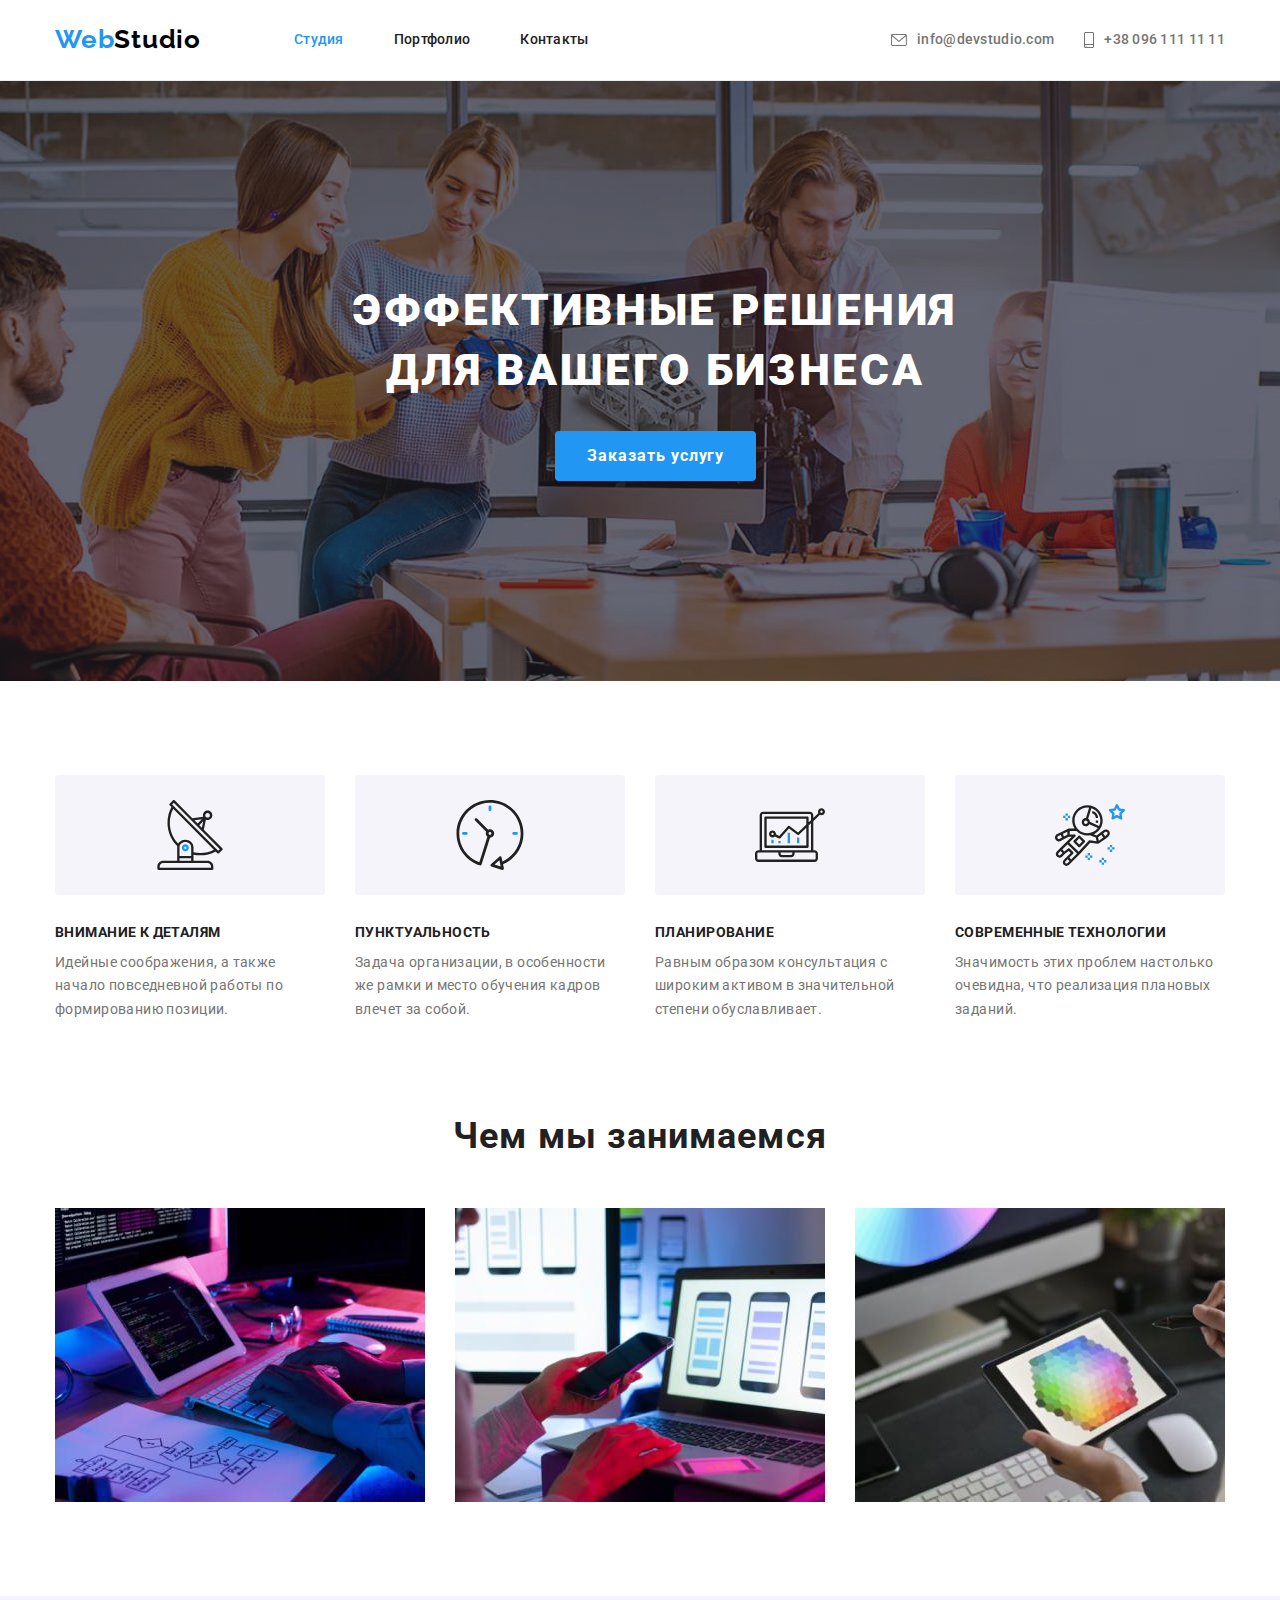
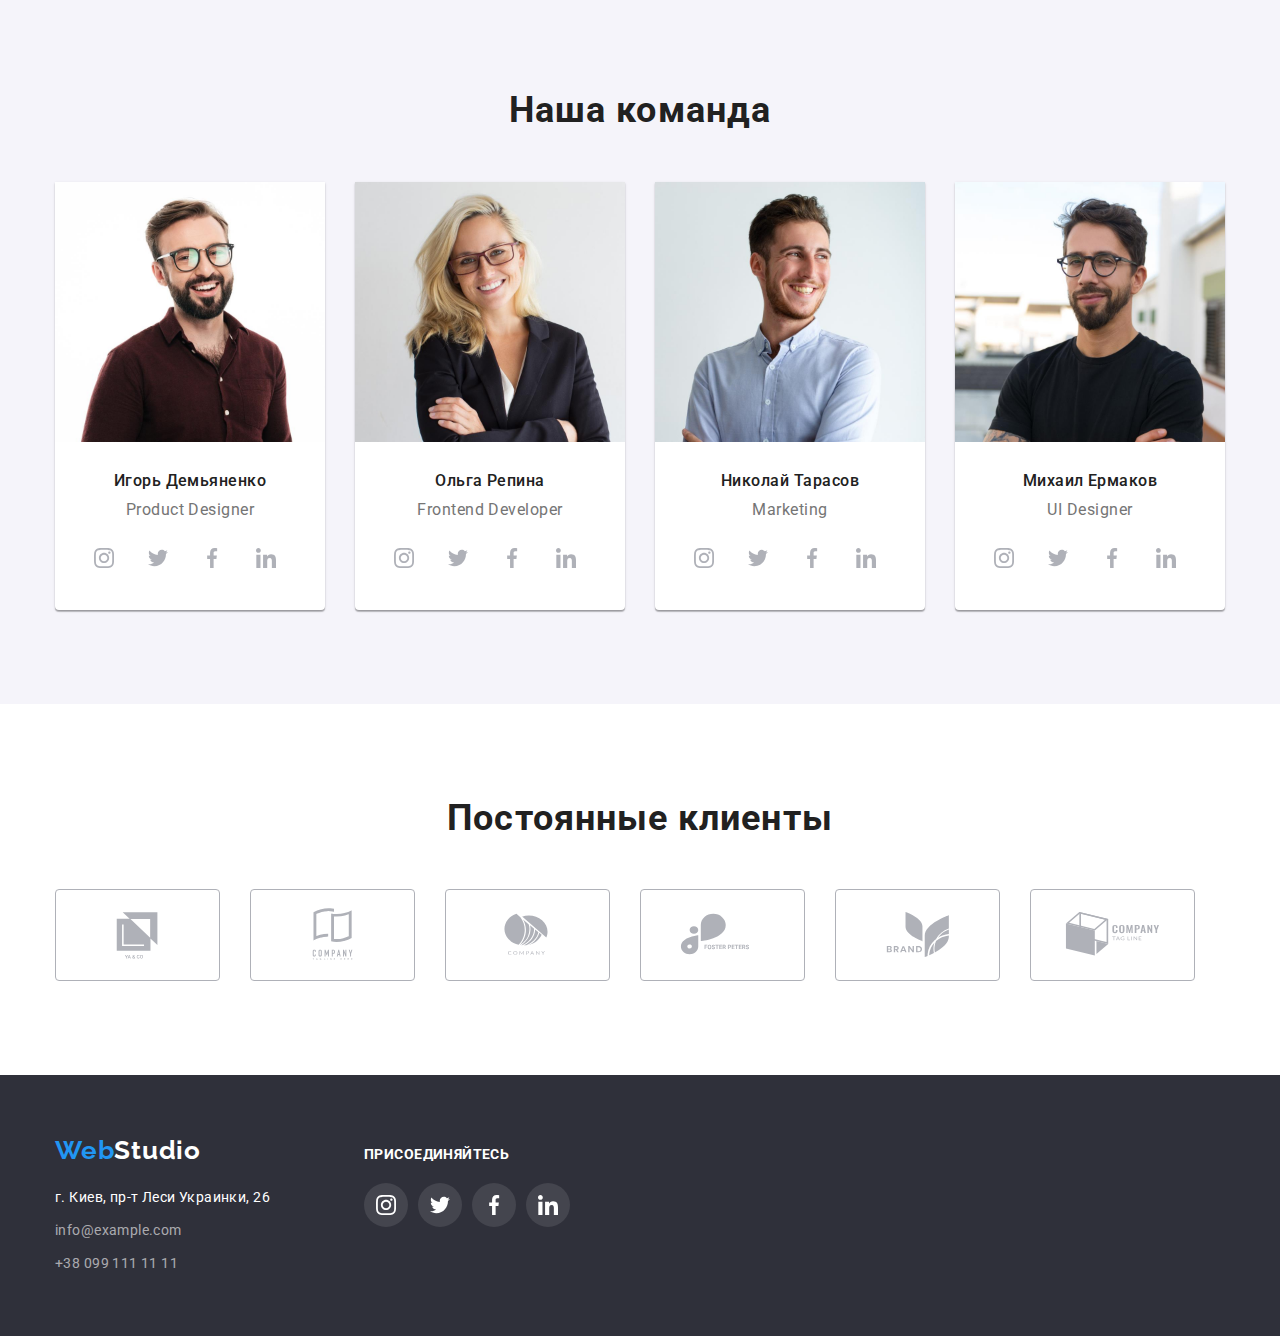
<file: index.html>
<!DOCTYPE html>
<html lang="ru">
<head>
    <meta charset="UTF-8">
    <meta http-equiv="X-UA-Compatible" content="IE=edge">
    <meta name="viewport" content="width=device-width, initial-scale=1.0">
    <title>WebStudio</title>
    <link rel="preconnect" href="https://fonts.googleapis.com">
    <link rel="preconnect" href="https://fonts.gstatic.com" crossorigin>
    <link href="https://fonts.googleapis.com/css2?family=Raleway:wght@700&family=Roboto:wght@400;500;700;900&display=swap" rel="stylesheet">
    <link rel="stylesheet" href="https://cdnjs.cloudflare.com/ajax/libs/modern-normalize/1.1.0/modern-normalize.css"
        integrity="sha512-Y0MM+V6ymRKN2zStTqzQ227DWhhp4Mzdo6gnlRnuaNCbc+YN/ZH0sBCLTM4M0oSy9c9VKiCvd4Jk44aCLrNS5Q=="
        crossorigin="anonymous" referrerpolicy="no-referrer" />
    <link rel="stylesheet" href="./css/styles.css" />
</head>
<body>
    <header class="header">
        <div class="container header-container">
        <nav class="header-nav">
        <a class="link logo logo-header" href="">Web<span class="logo1" lang="en">Studio</span></a>
        <ul class="list menu-list menu-list-header">
            <li class="menu-item">
                <a class="menu-link menu-link-header link current" href="index.html">Студия</a>
            </li>
            <li class="menu-item">
                <a class="menu-link menu-link-header link" href="portfolio.html">Портфолио</a>
            </li>
            <li class="menu-item">
                <a class="menu-link menu-link-header link" href="">Контакты</a>
            </li>
        </ul>
        </nav>
        <ul class="list menu-list header-connect">
            <li class="list-header-mail list-header-contact contact-item">
                <a class="header-contact link header-mail contact-link" href="mailto:info@devstudio.com">
                    <svg class="contact-icon" width="16" height="12">
                    <use href="./images/icons.svg#icon-envelope"></use>
                    </svg>
                    info@devstudio.com</a>
            </li>
            <li class="list-header-contact contact-item">
                <a class="header-contact link header-phone contact-link" href="tel:+380961111111">
                    <svg class="contact-icon" width="10" height="16">
                        <use href="./images/icons.svg#icon-smartphone"></use>
                    </svg>
                    +38 096 111 11 11</a>
            </li>
        </ul>
        </div>
    </header>
    <main>
        <section class ="hero hero-section">
            <div class="container hero-container">
            <h1 class="main-title">Эффективные решения для вашего бизнеса</h1>
            <button class="btn-title" type="button">Заказать услугу</button>
            </div>
        </section>
        <section class ="section">
            <div class="container attribute-container">
            <h2 hidden>Описание</h2>
            <ul class="list attribute-list">
                <li class="attribute-item">
                    <div class="attribute-image">
                        <svg class="attribute-icon" width="70" height="70">
                            <use href="./images/icons.svg#icon-antenna"></use>
                        </svg>
                    </div>
                    <h3 class="attribute-title">Внимание к деталям</h3>
                    <p class="attribute-body">Идейные соображения, а также начало повседневной работы по формированию позиции.</p>
                </li>
                <li class="attribute-item">
                    <div class="attribute-image">
                        <svg class="attribute-icon" width="70" height="70">
                            <use href="./images/icons.svg#icon-clock"></use>
                        </svg>
                    </div>
                    <h3 class="attribute-title">Пунктуальность</h3>
                    <p class="attribute-body">Задача организации, в особенности же рамки и место обучения кадров влечет за собой.</p>
                </li>
                <li class="attribute-item">
                    <div class="attribute-image">
                        <svg class="attribute-icon" width="70" height="70">
                            <use href="./images/icons.svg#icon-diagram"></use>
                        </svg>
                    </div>
                    <h3 class="attribute-title">Планирование</h3>
                    <p class="attribute-body">Равным образом консультация с широким активом в значительной степени обуславливает.</p>
                </li>
                <li class="attribute-item">
                    <div class="attribute-image">
                        <svg class="attribute-icon" width="70" height="70">
                            <use href="./images/icons.svg#icon-astronaut"></use>
                        </svg>
                    </div>
                    <h3 class="attribute-title">Современные технологии</h3>
                    <p class="attribute-body">Значимость этих проблем настолько очевидна, что реализация плановых заданий.</p>
                </li>
            </ul>
            </div>
        </section>
        <section class ="section working-section">
            <div class="container working-container">
            <h2 class="second-title">Чем мы занимаемся</h2>
            <ul class="list working-list">
                <li class="working-item"><img 
                    src="./images/aboutone.jpg" 
                    alt="computer"
                    width="370"
                    height="294"
                    >
                </li>
                <li class="working-item"><img src="./images/abouttwo.jpg" 
                    alt="phone"
                    width="370"
                    height="294"
                    >
                </li>
                <li class="working-item"><img src="./images/aboutthree.jpg"
                     alt="tablet"
                     width="370"
                     height="294"
                    >
                    </li>
            </ul>
            </div>
        </section>
        <section class="section team-section">
            <div class="container">
            <h2 class="team-title">Наша команда</h2>
            <ul class="list team-list">
                <li class="team-item"><img src="./images/teamone.jpg" alt="product_designer" width="270" height="260">
                    <div class="team-item-text">
                        <h3 class="team-name">Игорь Демьяненко</h3>
                        <p class="team-pos" lang="en">Product Designer</p>
                        <ul class="team-social social-list list">
                            <li class="social-item">
                                <a href="" class="social-link">
                                    <svg class="social-icon" width="20" height="20">
                                        <use href="./images/icons.svg#icon-instagram"></use>
                                    </svg>
                                </a>
                            </li>
                            <li class="social-item">
                                <a href="" class="social-link">
                                    <svg class="social-icon" width="20" height="20">
                                        <use href="./images/icons.svg#icon-twitter"></use>
                                    </svg>
                                </a>
                            </li>
                            <li class="social-item">
                                <a href="" class="social-link">
                                    <svg class="social-icon" width="20" height="20">
                                        <use href="./images/icons.svg#icon-facebook"></use>
                                    </svg>
                                </a>
                            </li>
                            <li class="social-item">
                                <a href="" class="social-link">
                                    <svg class="social-icon" width="20" height="20">
                                        <use href="./images/icons.svg#icon-linkedin"></use>
                                    </svg>
                                </a>
                            </li>
                        </ul>
                    </div>
                </li>
                <li class="team-item"><img src="./images/teamtwo.jpg" alt="frontend_developer" width="270" height="260">
                    <div class="team-item-text">
                    <h3 class="list team-name">Ольга Репина</h3>
                    <p class="list team-pos" lang="en">Frontend Developer</p>
                    <ul class="team-social social-list list">
                        <li class="social-item">
                            <a href="" class="social-link">
                                <svg class="social-icon" width="20" height="20">
                                    <use href="./images/icons.svg#icon-instagram"></use>
                                </svg>
                            </a>
                        </li>
                        <li class="social-item">
                            <a href="" class="social-link">
                                <svg class="social-icon" width="20" height="20">
                                    <use href="./images/icons.svg#icon-twitter"></use>
                                </svg>
                            </a>
                        </li>
                        <li class="social-item">
                            <a href="" class="social-link">
                                <svg class="social-icon" width="20" height="20">
                                    <use href="./images/icons.svg#icon-facebook"></use>
                                </svg>
                            </a>
                        </li>
                        <li class="social-item">
                            <a href="" class="social-link">
                                <svg class="social-icon" width="20" height="20">
                                    <use href="./images/icons.svg#icon-linkedin"></use>
                                </svg>
                            </a>
                        </li>
                    </ul>
                    </div>
                </li>
                <li class="team-item"><img src="./images/teamthree.jpg" alt="marketing" width="270" height="260">
                    <div class="team-item-text">
                    <h3 class="team-name">Николай Тарасов</h3>
                    <p class="team-pos" lang="en">Marketing</p>
                    <ul class="team-social social-list list">
                        <li class="social-item">
                            <a href="" class="social-link">
                                <svg class="social-icon" width="20" height="20">
                                    <use href="./images/icons.svg#icon-instagram"></use>
                                </svg>
                            </a>
                        </li>
                        <li class="social-item">
                            <a href="" class="social-link">
                                <svg class="social-icon" width="20" height="20">
                                    <use href="./images/icons.svg#icon-twitter"></use>
                                </svg>
                            </a>
                        </li>
                        <li class="social-item">
                            <a href="" class="social-link">
                                <svg class="social-icon" width="20" height="20">
                                    <use href="./images/icons.svg#icon-facebook"></use>
                                </svg>
                            </a>
                        </li>
                        <li class="social-item">
                            <a href="" class="social-link">
                                <svg class="social-icon" width="20" height="20">
                                    <use href="./images/icons.svg#icon-linkedin"></use>
                                </svg>
                            </a>
                        </li>
                    </ul>
                    </div>
                </li>
                <li class="team-item"><img src="./images/teamfour.jpg" alt="ui_designer" width="270" height="260">
                    <div class="team-item-text">
                    <h3 class="team-name">Михаил Ермаков</h3>
                    <p class="team-pos" lang="en">UI Designer</p>
                    <ul class="team-social social-list list">
                        <li class="social-item">
                            <a href="" class="social-link">
                                <svg class="social-icon" width="20" height="20">
                                    <use href="./images/icons.svg#icon-instagram"></use>
                                </svg>
                            </a>
                        </li>
                        <li class="social-item">
                            <a href="" class="social-link">
                                <svg class="social-icon" width="20" height="20">
                                    <use href="./images/icons.svg#icon-twitter"></use>
                                </svg>
                            </a>
                        </li>
                        <li class="social-item">
                            <a href="" class="social-link">
                                <svg class="social-icon" width="20" height="20">
                                    <use href="./images/icons.svg#icon-facebook"></use>
                                </svg>
                            </a>
                        </li>
                        <li class="social-item">
                            <a href="" class="social-link">
                                <svg class="social-icon" width="20" height="20">
                                    <use href="./images/icons.svg#icon-linkedin"></use>
                                </svg>
                            </a>
                        </li>
                    </ul>
                    </div>
                </li>
            </ul>
            </div>
        </section>
        <section class="section">
            <div class="container">
                <h2 class="clients-title">Постоянные клиенты</h2>
                <ul class="clients-items clients-list list">
                    <li class="clients-item">
                        <a href="" class="clients-link">
                            <svg class="clients-icon" width="106" height="60">
                                <use href="./images/icons.svg#icon-logoyaco"></use>
                            </svg>
                        </a>
                    </li>
                    <li class="clients-item">
                        <a href="" class="clients-link">
                            <svg class="clients-icon" width="106" height="60">
                                <use href="./images/icons.svg#icon-logocompany"></use>
                            </svg>
                        </a>
                    </li>
                    <li class="clients-item">
                        <a href="" class="clients-link">
                            <svg class="clients-icon" width="106" height="60">
                                <use href="./images/icons.svg#icon-logocomptwo"></use>
                            </svg>
                        </a>
                    </li>
                    <li class="clients-item">
                        <a href="" class="clients-link">
                            <svg class="clients-icon" width="106" height="60">
                                <use href="./images/icons.svg#icon-logofoster"></use>
                            </svg>
                        </a>
                    </li>
                    <li class="clients-item">
                        <a href="" class="clients-link">
                            <svg class="clients-icon" width="106" height="60">
                                <use href="./images/icons.svg#icon-logobrand"></use>
                            </svg>
                        </a>
                    </li>
                    <li class="clients-item">
                        <a href="" class="clients-link">
                            <svg class="clients-icon" width="106" height="60">
                                <use href="./images/icons.svg#icon-logotag"></use>
                            </svg>
                        </a>
                    </li>
                </ul>
            </div>
        </section>
    </main>
    <footer class ="footer">
        <div class="container footer-container">
        <div class="footer-container-address">
        <a class="link logo logo-footer" href="">Web<span class="logo2" lang="en">Studio</span></a>
        <address class="footer-address">
                <a class="address-city link address-connect-item" href="https://goo.gl/maps/vY3BDn3XB5CnUUM28">г. Киев, пр-т Леси Украинки, 26</a>
        <ul class=" list menu-list footer-connect">
            <li class="address-connect-item footer-connect-item">
                <a class="link footer-contact footer-mail" href="info@example.com">info@example.com</a>
            </li>
            <li class="address-connect-item footer-connect-item footer-connect-phone">
                <a class="link footer-contact footer-phone" href="tel:+380991111111">+38 099 111 11 11</a>
            </li>
        </ul>
        </address>
        </div>
        <div class="footer-links">
            <p class="footer-links-title">Присоединяйтесь</p>
            <ul class="footer-items list">
                <li class="footer-item">
                    <a href="" class="footer-link footer-instagram">
                        <svg class="footer-icon" width="20" height="20">
                            <use href="./images/icons.svg#icon-instagram"></use>
                        </svg>
                    </a>
                </li>
                <li class="footer-item">
                    <a href="" class="footer-link footer-twitter">
                        <svg class="footer-icon" width="20" height="20">
                            <use href="./images/icons.svg#icon-twitter"></use>
                        </svg>
                    </a>
                </li>
                <li class="footer-item">
                    <a href="" class="footer-link footer-facebook">
                        <svg class="footer-icon" width="20" height="20">
                            <use href="./images/icons.svg#icon-facebook"></use>
                        </svg>
                    </a>
                </li>
                <li class="footer-item">
                    <a href="" class="footer-link footer-linkedin">
                        <svg class="footer-icon" width="20" height="20">
                            <use href="./images/icons.svg#icon-linkedin"></use>
                        </svg>
                    </a>
                </li>
            </ul>
        </div>
        </div>
    </footer>
</body>
</html>
</file>
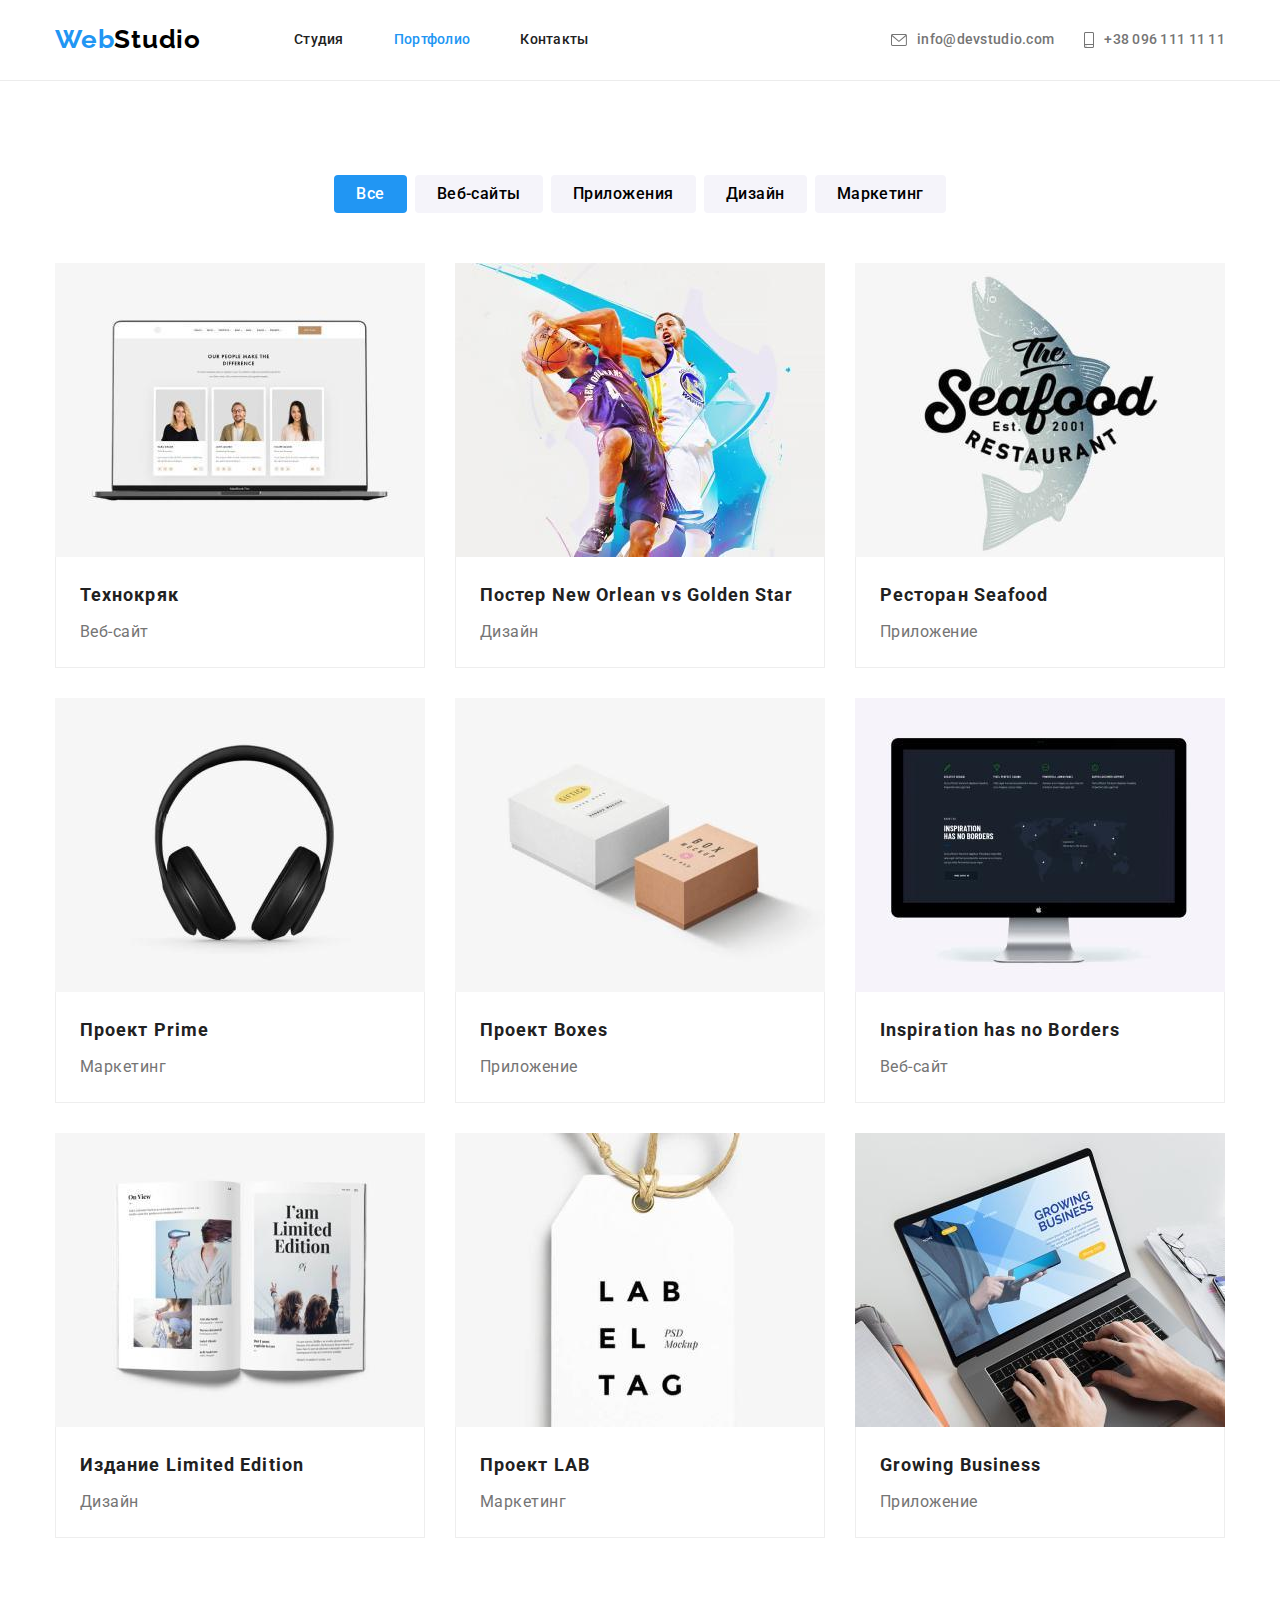
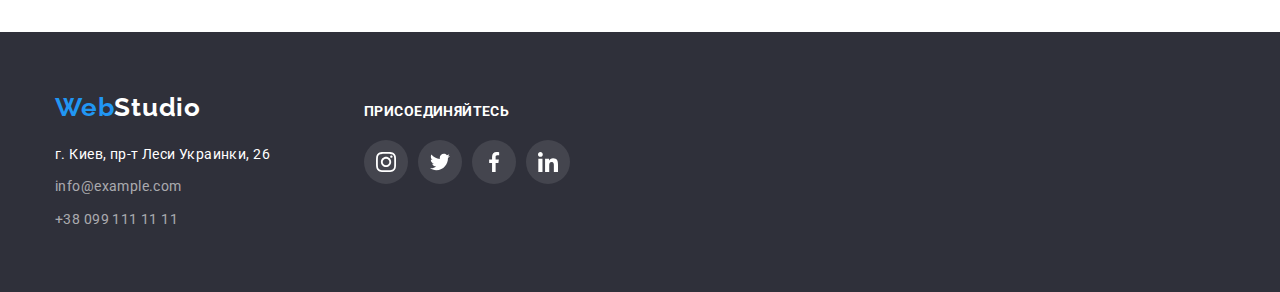
<file: portfolio.html>
<!DOCTYPE html>
<html lang="ru">
<head>
    <meta charset="UTF-8">
    <meta http-equiv="X-UA-Compatible" content="IE=edge">
    <meta name="viewport" content="width=device-width, initial-scale=1.0">
    <title>Portfolio</title>
    <link rel="preconnect" href="https://fonts.googleapis.com">
    <link rel="preconnect" href="https://fonts.gstatic.com" crossorigin>
    <link href="https://fonts.googleapis.com/css2?family=Raleway:wght@700&family=Roboto:wght@400;500;700;900&display=swap"
        rel="stylesheet">
    <link rel="stylesheet" href="https://cdnjs.cloudflare.com/ajax/libs/modern-normalize/1.1.0/modern-normalize.css"
        integrity="sha512-Y0MM+V6ymRKN2zStTqzQ227DWhhp4Mzdo6gnlRnuaNCbc+YN/ZH0sBCLTM4M0oSy9c9VKiCvd4Jk44aCLrNS5Q=="
        crossorigin="anonymous" referrerpolicy="no-referrer" />
    <link rel="stylesheet" href="./css/styles.css" />
</head>
<body>
<header class="header">
    <div class="container header-container">
        <nav class="header-nav">
            <a class="link logo logo-header" href="">Web<span class="logo1" lang="en">Studio</span></a>
            <ul class="list menu-list menu-list-header">
                <li class="menu-item">
                    <a class="menu-link menu-link-header link" href="index.html">Студия</a>
                </li>
                <li class="menu-item">
                    <a class="menu-link menu-link-header link current" href="portfolio.html">Портфолио</a>
                </li>
                <li class="menu-item">
                    <a class="menu-link menu-link-header link" href="">Контакты</a>
                </li>
            </ul>
        </nav>
        <ul class="list menu-list header-connect">
            <li class="list-header-mail list-header-contact contact-item">
                <a class="header-contact link header-mail contact-link" href="mailto:info@devstudio.com">
                    <svg class="contact-icon" width="16" height="12">
                        <use href="./images/icons.svg#icon-envelope"></use>
                    </svg>
                    info@devstudio.com</a>
            </li>
            <li class="list-header-contact contact-item">
                <a class="header-contact link header-phone contact-link" href="tel:+380961111111">
                    <svg class="contact-icon" width="10" height="16">
                        <use href="./images/icons.svg#icon-smartphone"></use>
                    </svg>
                    +38 096 111 11 11</a>
            </li>
        </ul>
    </div>
</header>
    <main>
        <section class="section">
            <div class="container portfolio-container">
            <h2 hidden>Перечень услуг</h2>
            <ul class="list btn-menu">
                <li class="btn-list">
                    <button class="btn-item active" type="button">Все</button>
                </li>
                <li class="btn-list">
                    <button class="btn-item" type="button">Веб-сайты</button>
                </li>
                <li class="btn-list">
                    <button class="btn-item" type="button">Приложения</button>
                </li>
                <li class="btn-list">
                    <button class="btn-item" type="button">Дизайн</button>
                </li>
                <li class="btn-list">
                    <button class="btn-item" type="button">Маркетинг</button>
                </li>
            </ul>
            <ul class="list cart-list">
                <li class="cart-item">
                    <a href="" class="cart-item-link link">
                    <img src="./images/technokryak.jpg" alt="site" width="370" height="294">
                    <div class="cart-item-text">
                    <h3 class="project-title">Технокряк</h3>
                    <p class="project-body">Веб-сайт</p>
                    </div>
                    </a>
                </li>
                <li class="cart-item">
                    <a href="" class="cart-item-link link">
                    <img src="./images/poster.jpg" alt="design" width="370" height="294">
                    <div class="cart-item-text">
                    <h3 class="project-title">Постер <span lang="en">New Orlean vs Golden Star</span> </h3>
                    <p class="project-body">Дизайн</p>
                    </div>
                    </a>
                </li>
                <li class="cart-item">
                    <a href="" class="cart-item-link link">
                    <img src="./images/restoran.jpg" alt="app" width="370" height="294">
                    <div class="cart-item-text">
                    <h3 class="project-title">Ресторан <span lang="en">Seafood</span></h3>
                    <p class="project-body">Приложение</p>
                    </div>
                    </a>
                </li>
                <li class="cart-item">
                    <a href="" class="cart-item-link link">
                    <img src="./images/prime.jpg" alt="marketing" width="370" height="294">
                    <div class="cart-item-text">
                    <h3 class="project-title">Проект <span lang="en">Prime</span></h3>
                    <p class="project-body">Маркетинг</p>
                    </div>
                    </a>
                </li>
                <li class="cart-item">
                    <a href="" class="cart-item-link link">
                    <img src="./images/boxes.jpg" alt="app" width="370" height="294">
                    <div class="cart-item-text">
                    <h3 class="project-title">Проект <span lang="en">Boxes</span></h3>
                    <p class="project-body">Приложение</p>
                    </div>
                    </a>
                </li>
                <li class="cart-item">
                    <a href="" class="cart-item-link link">
                    <img src="./images/inspiration.jpg" alt="site" width="370" height="294">
                    <div class="cart-item-text">
                    <h3 class="project-title" lang="en">Inspiration has no Borders</h3>
                    <p class="project-body">Веб-сайт</p>
                    </div>
                    </a>
                </li>
                <li class="cart-item">
                    <a href="" class="cart-item-link link">
                    <img src="./images/izdanie.jpg" alt="design" width="370" height="294">
                    <div class="cart-item-text">
                    <h3 class="project-title">Издание <span lang="en">Limited Edition</span></h3>
                    <p class="project-body">Дизайн</p>
                    </div>
                    </a>
                </li>
                <li class="cart-item">
                    <a href="" class="cart-item-link link">
                    <img src="./images/lab.jpg" alt="marketing" width="370" height="294">
                    <div class="cart-item-text">
                    <h3 class="project-title">Проект <span lang="en">LAB</span></h3>
                    <p class="project-body">Маркетинг</p>
                    </div>
                    </a>
                </li>
                <li class="cart-item">
                    <a href="" class="cart-item-link link">
                    <img src="./images/growing.jpg" alt="app" width="370" height="294">
                    <div class="cart-item-text">
                    <h3 class="project-title" lang="en">Growing Business</h3>
                    <p class="project-body">Приложение</p>
                    </div>
                    </a>
                </li>
            </ul>
            </div>
        </section>
    </main>
    <footer class="footer">
        <div class="container footer-container">
            <div class="footer-container-address">
                <a class="link logo logo-footer" href="">Web<span class="logo2" lang="en">Studio</span></a>
                <address class="footer-address">
                    <a class="address-city link address-connect-item" href="https://goo.gl/maps/vY3BDn3XB5CnUUM28">г. Киев,
                        пр-т Леси Украинки, 26</a>
                    <ul class=" list menu-list footer-connect">
                        <li class="address-connect-item footer-connect-item">
                            <a class="link footer-contact footer-mail" href="info@example.com">info@example.com</a>
                        </li>
                        <li class="address-connect-item footer-connect-item footer-connect-phone">
                            <a class="link footer-contact footer-phone" href="tel:+380991111111">+38 099 111 11 11</a>
                        </li>
                    </ul>
                </address>
            </div>
            <div class="footer-links">
                <p class="footer-links-title">Присоединяйтесь</p>
                <ul class="footer-items list">
                    <li class="footer-item">
                        <a href="" class="footer-link footer-instagram">
                            <svg class="footer-icon" width="20" height="20">
                                <use href="./images/icons.svg#icon-instagram"></use>
                            </svg>
                        </a>
                    </li>
                    <li class="footer-item">
                        <a href="" class="footer-link footer-twitter">
                            <svg class="footer-icon" width="20" height="20">
                                <use href="./images/icons.svg#icon-twitter"></use>
                            </svg>
                        </a>
                    </li>
                    <li class="footer-item">
                        <a href="" class="footer-link footer-facebook">
                            <svg class="footer-icon" width="20" height="20">
                                <use href="./images/icons.svg#icon-facebook"></use>
                            </svg>
                        </a>
                    </li>
                    <li class="footer-item">
                        <a href="" class="footer-link footer-linkedin">
                            <svg class="footer-icon" width="20" height="20">
                                <use href="./images/icons.svg#icon-linkedin"></use>
                            </svg>
                        </a>
                    </li>
                </ul>
            </div>
        </div>
    </footer>
</body>
</html>
</file>
<file: css/styles.css>
:root {
  --header-color: #212121;
  --logo-color: #2196f3;
  --logo1-color: #000000;
  --hero-color: #2f303a;
  --primary-title-color: #ffffff;
  --primary-text-color: #757575;
  --btn-item-color: #f5f4fa;
  --footer-contact: rgba(255, 255, 255, 0.6);
  --header-border-color: #ececec;
  --item-border-color: #eeeeee;
  --footer-links: rgba(255, 255, 255, 0.1);
  --social-links: #afb1b8;
}

p,
h1,
h2,
h3,
h4,
h5,
h6 {
  margin: 0;
}

ul {
  margin: 0;
  padding: 0;
}

body {
  font-family: "Roboto", sans-serif;
  color: var(--header-color);
  background-color: var(--primary-title-color);
}

.container {
  width: 1200px;
  padding-left: 15px;
  padding-right: 15px;
  margin: 0 auto;
}

.list {
  list-style: none;
}

.link {
  text-decoration: none;
}

/*Studio-header*/

.logo {
  font-family: "Raleway";
  font-style: normal;
  font-weight: bold;
  font-size: 26px;
  line-height: 1.19;
  letter-spacing: 0.03em;
  color: var(--logo-color);
}

.logo1 {
  font-family: Raleway;
  font-style: normal;
  font-weight: bold;
  font-size: 26px;
  line-height: 1.19;
  letter-spacing: 0.03em;
  color: var(--logo1-color);
}

.header-container {
  display: flex;
  align-items: center;
}

.logo-header {
  padding-top: 24px;
  padding-bottom: 25px;
}

.logo {
  margin-right: 93px;
}

.header {
  border-bottom: 1px solid var(--header-border-color);
}

.header-nav {
  display: flex;
  align-items: center;
}

.menu-list {
  display: flex;
}

.menu-link-header,
.header-contact {
  padding-top: 32px;
  padding-bottom: 32px;
}

.menu-item:not(:last-child) {
  margin-right: 50px;
}

.header-connect {
  margin-left: auto;
}

.contact-item:not(:last-child) {
  margin-right: 30px;
}

.contact-item > a:hover,
.contact-item > a:focus {
  color: var(--logo-color);
}

.contact-link {
  width: 100%;
  height: 100%;
  display: flex;
  align-items: center;
}

.contact-icon {
  fill: var(--primary-text-color);
  margin-right: 10px;
}

.menu-link {
  font-weight: 500;
  font-size: 14px;
  line-height: 1.14;
  letter-spacing: 0.02em;
  color: var(--header-color);
  display: block;
}

.current:hover {
  color: var(--logo-color);
}

.menu-link:hover,
.menu-link:focus,
.footer-contact:hover,
.footer-contact:focus,
.contact-item:hover,
.contact-item:focus {
  color: var(--logo-color);
}

.contact-link:hover .contact-icon,
.contact-link:focus .contact-icon {
  fill: var(--logo-color);
}

.header-contact {
  font-weight: 500;
  font-size: 14px;
  font-style: normal;
  line-height: 1.14;
  letter-spacing: 0.02em;
  color: var(--primary-text-color);
}

/*Studio-main*/

.hero {
  background-color: var(--hero-color);
  padding-top: 200px;
  padding-bottom: 200px;
  background-image: linear-gradient(
      rgba(47, 48, 58, 0.4),
      rgba(47, 48, 58, 0.4)
    ),
    url(../images/hero-background.jpg);
  background-repeat: no-repeat;
  background-size: cover;
  background-position: center;
  max-width: 1600px;
  margin: auto;
}

.main-title {
  font-weight: 900;
  font-size: 44px;
  line-height: 1.36;
  letter-spacing: 0.06em;
  text-transform: uppercase;
  text-align: center;
  color: var(--primary-title-color);
  margin-bottom: 30px;
  width: 696px;
  margin-left: 252px;
}

.btn-title {
  font-family: inherit;
  font-style: normal;
  font-weight: bold;
  font-size: 16px;
  line-height: 1.87;
  letter-spacing: 0.06em;
  background: var(--logo-color);
  box-shadow: 0px 4px 4px rgba(0, 0, 0, 0.15);
  border: 0;
  border-radius: 4px;
  color: var(--primary-title-color);
  cursor: pointer;
  padding: 10px 32px;
  margin-left: 500px;
}

.section {
  padding-top: 94px;
  padding-bottom: 94px;
}

.attribute-conatiner {
  margin-bottom: 94px;
}

.attribute-list {
  display: flex;
  align-items: center;
}

.attribute-item:not(:last-child) {
  margin-right: 30px;
}

.attribute-item {
  display: flex;
  flex-direction: column;
  width: 270px;
}

.attribute-image {
  width: 100%;
  height: 120px;
  border-radius: 4px;
  background-color: var(--btn-item-color);
  display: flex;
  align-items: center;
  justify-content: center;
  margin-bottom: 30px;
}

.attribute-title {
  font-weight: bold;
  font-size: 14px;
  line-height: 1.14;
  letter-spacing: 0.03em;
  text-transform: uppercase;
  color: var(--header-color);
  margin-bottom: 10px;
}

.attribute-body {
  font-size: 14px;
  line-height: 1.71;
  letter-spacing: 0.03em;
  color: var(--primary-text-color);
}

.working-section {
  padding-top: 0;
}

.working-list {
  display: flex;
}

.working-item:not(:last-child) {
  margin-right: 30px;
}

.second-title {
  font-weight: bold;
  font-size: 36px;
  line-height: 1.16;
  letter-spacing: 0.03em;
  color: var(--header-color);
  margin-bottom: 50px;
  text-align: center;
}

.team-section {
  background-color: var(--btn-item-color);
}

.team-title {
  font-weight: bold;
  font-size: 36px;
  line-height: 1.16;
  letter-spacing: 0.03em;
  color: var(--header-color);
  text-align: center;
  margin-bottom: 50px;
}

.team-list {
  display: flex;
}

.team-item:not(:last-child) {
  margin-right: 30px;
}

.team-item-text {
  padding-top: 30px;
  padding-bottom: 30px;
  text-align: center;
}

.team-item {
  background-color: var(--primary-title-color);
  box-shadow: 0px 1px 3px rgba(0, 0, 0, 0.12), 0px 1px 1px rgba(0, 0, 0, 0.14),
    0px 2px 1px rgba(0, 0, 0, 0.2);
  border-radius: 0px 0px 4px 4px;
}

.team-name {
  font-weight: 500;
  font-size: 16px;
  line-height: 1.18;
  letter-spacing: 0.03em;
  color: var(--header-color);
  margin-bottom: 10px;
}

.team-pos {
  font-size: 16px;
  line-height: 1.18;
  letter-spacing: 0.03em;
  color: var(--primary-text-color);
  margin-bottom: 16px;
}

.social-list {
  display: flex;
  justify-content: center;
}

.social-item {
  width: 44px;
  height: 44px;
}

.social-item:not(last-child) {
  margin-right: 10px;
}

.social-link {
  width: 100%;
  height: 100%;
  display: block;
  background-color: var(--primary-title-color);
  border-radius: 50%;
  display: flex;
  align-items: center;
  justify-content: center;
}

.social-icon {
  fill: var(--social-links);
}

.social-link:hover,
.social-link:focus {
  background-color: var(--logo-color);
}

.social-link:hover .social-icon,
.social-link:focus .social-icon {
  fill: var(--primary-title-color);
}

.clients-title {
  font-weight: bold;
  font-size: 36px;
  line-height: 1.16;
  letter-spacing: 0.03em;
  color: var(--header-color);
  text-align: center;
  margin-bottom: 50px;
}

.clients-list {
  display: flex;
  justify-content: center;
}

.clients-item {
  width: 170px;
  height: 92px;
}

.clients-item:not(last-child) {
  margin-right: 30px;
}

.clients-link {
  width: 100%;
  height: 100%;
  background-color: var(--primary-title-color);
  display: flex;
  align-items: center;
  justify-content: center;
  border: 1px solid var(--social-links);
  box-sizing: border-box;
  border-radius: 4px;
}

.clients-icon {
  fill: var(--social-links);
}

.clients-link:hover,
.clients-link:focus {
  border-color: var(--logo-color);
}

.clients-link:hover .clients-icon,
.clients-link:focus .clients-icon {
  fill: var(--logo-color);
}

/*Studio-footer*/

.footer {
  background-color: var(--hero-color);
  padding-top: 60px;
  padding-bottom: 60px;
}

.footer-container {
  display: flex;
  align-items: baseline;
}

.footer-container-address {
  display: flex;
  flex-direction: column;
  margin-right: 70px;
}

.logo2 {
  font-family: "Raleway";
  font-style: normal;
  font-weight: bold;
  font-size: 26px;
  line-height: 1.19;
  letter-spacing: 0.03em;
  color: var(--primary-title-color);
}

.footer-address {
  margin-top: 20px;
}

.address-city {
  font-style: normal;
  font-weight: normal;
  font-size: 14px;
  line-height: 1.71;
  letter-spacing: 0.03em;
  color: var(--primary-title-color);
}

.footer-connect-phone {
  margin-top: 9px;
}

.footer-connect {
  display: flex;
  flex-direction: column;
  margin-top: 9px;
}

.address-connect-item {
  display: inline-block;
}

.footer-contact {
  font-weight: normal;
  font-size: 14px;
  font-style: normal;
  line-height: 1.71;
  letter-spacing: 0.03em;
  color: var(--footer-contact);
  display: inline-block;
}

.footer-links-title {
  font-weight: bold;
  font-size: 14px;
  line-height: 1.14;
  letter-spacing: 0.03em;
  color: var(--primary-title-color);
  text-transform: uppercase;
  margin-bottom: 20px;
}

.footer-items {
  display: flex;
}

.footer-item {
  width: 44px;
  height: 44px;
  margin-right: 10px;
}

.footer-item:not(last-child) {
  margin-right: 10px;
}

.footer-link {
  width: 100%;
  height: 100%;
  border-radius: 50%;
  display: flex;
  align-items: center;
  justify-content: center;
  background-color: var(--footer-links);
}

.footer-icon {
  fill: var(--primary-title-color);
}

.footer-link:hover,
.footer-link:focus {
  background-color: var(--logo-color);
}

/*Portfolio-main*/

.btn-menu {
  display: flex;
  justify-content: center;
  margin-bottom: 50px;
}

.btn-item {
  font-family: Roboto;
  font-style: normal;
  font-weight: 500;
  font-size: 16px;
  line-height: 1.62;
  letter-spacing: 0.03em;
  box-sizing: border-box;
  border-radius: 4px;
  border: 0;
  background-color: var(--btn-item-color);
  cursor: pointer;
  padding: 6px 22px;
}

.btn-list:not(:last-child) {
  margin-right: 8px;
}

.btn-item:hover,
.btn-item:focus {
  color: var(--primary-title-color);
  background-color: var(--logo-color);
  box-shadow: 0px 1px 1px rgba(0, 0, 0, 0.12), 0px 4px 4px rgba(0, 0, 0, 0.06),
    1px 4px 6px rgba(0, 0, 0, 0.16);
}

.btn-item:active {
  background-color: var(--logo-color);
}

.cart-list {
  display: flex;
  flex-wrap: wrap;
  margin-top: -30px;
  margin-left: -30px;
}

.cart-item {
  margin-top: 30px;
  margin-left: 30px;
  flex-basis: calc((100% - 90px) / 3);
  box-sizing: border-box;
}

.cart-item-link {
  display: block;
}

.cart-item-link:hover,
.cart-item-link:focus {
  box-shadow: 0px 1px 1px rgba(0, 0, 0, 0.12), 0px 4px 4px rgba(0, 0, 0, 0.06),
    1px 4px 6px rgba(0, 0, 0, 0.16);
}

img {
  display: block;
  max-width: 100%;
  height: auto;
}

.cart-item-text {
  border-top: 0;
  border-right: 1px solid var(--item-border-color);
  border-left: 1px solid var(--item-border-color);
  border-bottom: 1px solid var(--item-border-color);
  box-sizing: border-box;
  padding-top: 20px;
  padding-left: 24px;
  padding-bottom: 20px;
  padding-right: 24px;
}

.project-title {
  font-weight: bold;
  font-size: 18px;
  line-height: 2;
  letter-spacing: 0.06em;
  color: var(--header-color);
  margin-bottom: 4px;
}

.project-body {
  font-size: 16px;
  line-height: 1.87;
  letter-spacing: 0.03em;
  color: var(--primary-text-color);
}

.active,
.btn-item:hover {
  color: var(--primary-title-color);
  background-color: var(--logo-color);
}

.current,
.menu-link:hover {
  color: var(--logo-color);
}
</file>
